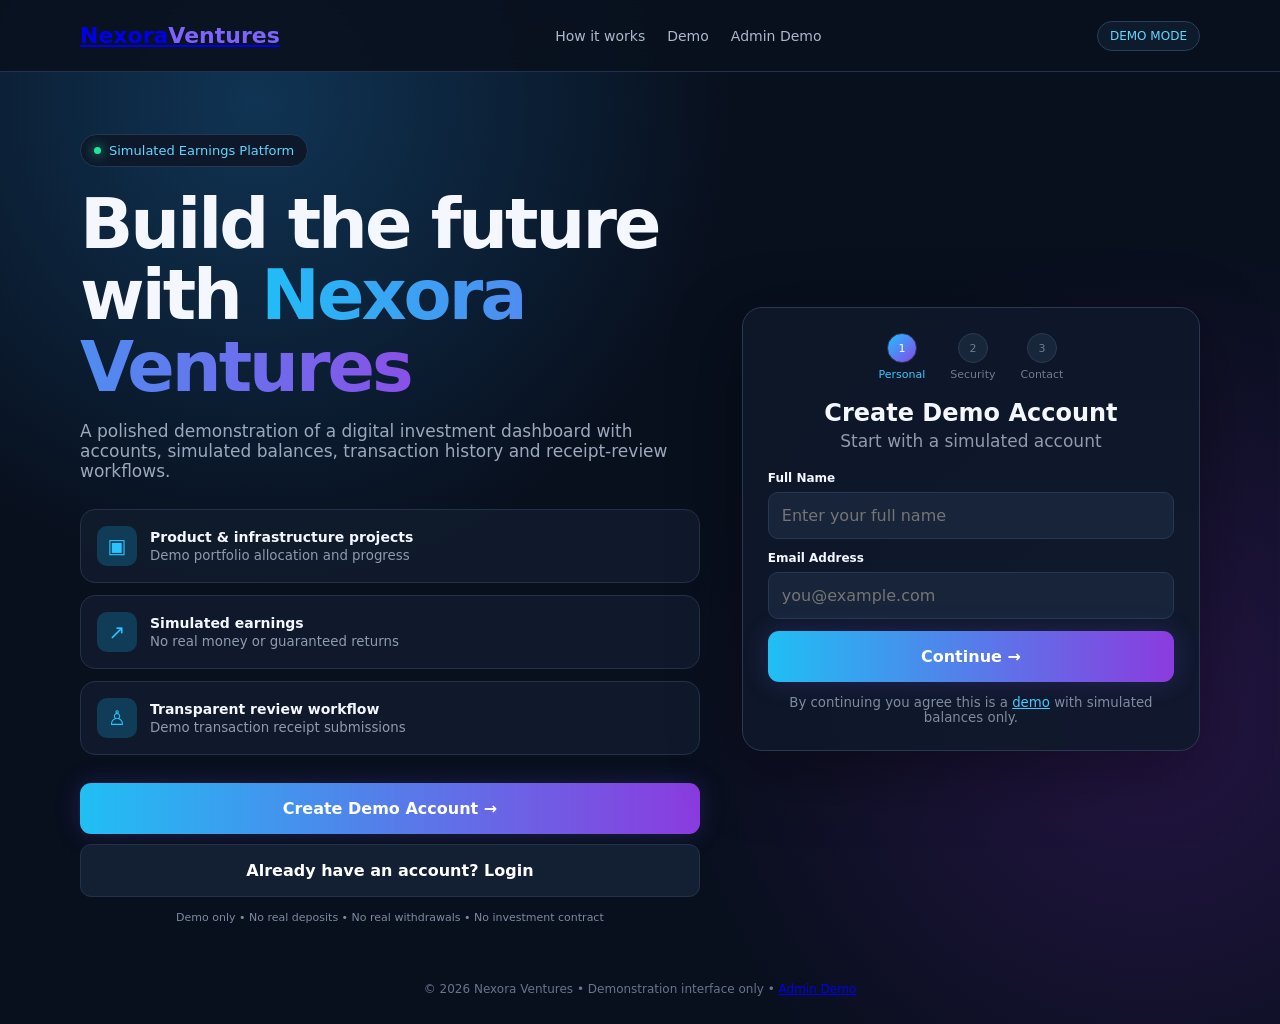
<file: index.html>
<!DOCTYPE html>
<html lang="en">
<head>
<meta charset="UTF-8"><meta name="viewport" content="width=device-width,initial-scale=1.0">
<meta name="description" content="Nexora Ventures demo investment dashboard — simulated balances and transactions for product demonstration.">
<title>Nexora Ventures — Demo Platform</title>
<style>
:root{--bg:#080f1d;--panel:#101b2d;--panel2:#142238;--line:#23324b;--muted:#8f9bb0;--text:#f5f7ff;--cyan:#20bfff;--purple:#8747e8;--green:#22e79a;--danger:#ff6680}
*{box-sizing:border-box}body{margin:0;font-family:Inter,system-ui,Arial;background:radial-gradient(circle at 20% 10%,#103454 0,transparent 35%),radial-gradient(circle at 90% 70%,#251544 0,transparent 35%),var(--bg);color:var(--text);min-height:100vh}button,input{font:inherit}button{cursor:pointer;border:0}.wrap{width:min(1120px,92%);margin:auto}.top{height:72px;border-bottom:1px solid var(--line);background:#09111ee8;backdrop-filter:blur(12px);position:sticky;top:0;z-index:10}.nav{height:100%;display:flex;align-items:center;justify-content:space-between}.brand{font-weight:900;font-size:22px}.brand span{color:#7e63ff}.navlinks{display:flex;gap:22px;color:#aeb8cb;font-size:14px}.navlinks a{color:inherit;text-decoration:none}.pill{border:1px solid #26405d;background:#0e1b2c;color:#63d5ff;border-radius:99px;padding:7px 12px;font-size:12px}.hero{padding:62px 0 30px}.hero-grid{display:grid;grid-template-columns:1.15fr .85fr;gap:42px;align-items:center}.badge{display:inline-flex;gap:8px;align-items:center;border:1px solid #263653;border-radius:99px;padding:8px 13px;color:#63d5ff;background:#0d192b;font-size:13px}.dot{width:7px;height:7px;border-radius:50%;background:var(--green);box-shadow:0 0 12px var(--green)}h1{font-size:clamp(43px,6vw,70px);line-height:1.02;letter-spacing:-3px;margin:22px 0 18px}.grad{background:linear-gradient(90deg,#21bdf7,#8950e8);-webkit-background-clip:text;background-clip:text;color:transparent}.hero p{color:#9ca8bb;font-size:17px;max-width:640px}.features{display:grid;gap:12px;margin:28px 0}.feature,.card{background:#101b2de6;border:1px solid var(--line);border-radius:15px}.feature{padding:16px;display:flex;gap:13px;align-items:center}.ico{width:40px;height:40px;border-radius:10px;display:grid;place-items:center;background:#113c57;color:#28c4ff;font-size:20px}.feature b{display:block;font-size:14px}.feature small{color:#8f9bb0}.btn{width:100%;padding:16px;border-radius:11px;font-weight:800;color:#fff;background:linear-gradient(90deg,#20bff4,#8b3bdf);box-shadow:0 0 25px #5a4bd044}.btn.alt{background:#131f33;border:1px solid var(--line);box-shadow:none;margin-top:10px}.demo-note{margin-top:14px;color:#7e8aa0;font-size:11px;text-align:center}.auth{padding:25px;border-radius:20px;background:#0e192bdb;border:1px solid #2a3852;box-shadow:0 20px 70px #0006}.auth h2{text-align:center;margin:5px 0 4px}.auth p{text-align:center;color:var(--muted);margin:0 0 20px}.steps{display:flex;justify-content:center;gap:25px;margin-bottom:18px}.step{font-size:11px;color:#6e7b90;text-align:center}.step.active{color:#36c8ff}.circle{width:30px;height:30px;border-radius:50%;margin:auto auto 5px;display:grid;place-items:center;background:#18263a;border:1px solid #2a3b56}.active .circle{background:linear-gradient(135deg,#20bfff,#8a47e8);color:#fff}.field{margin:12px 0}.field label{display:block;font-size:12px;font-weight:700;margin-bottom:7px}.field input{width:100%;padding:13px;border:1px solid #293852;border-radius:10px;background:#17243a;color:#fff;outline:0}.field input:focus{border-color:#39c8ff}.auth small{display:block;text-align:center;color:#7e8ba0;margin-top:13px}.auth a{color:#42cbff}.dashboard{display:none;padding:25px 0 70px}.dash-head{display:flex;justify-content:space-between;align-items:center;gap:15px;margin:15px 0 22px}.dash-head h2{margin:0}.logout{padding:9px 14px;border-radius:9px;background:#15233a;color:#dbe4f5;border:1px solid var(--line)}.stats{display:grid;grid-template-columns:repeat(4,1fr);gap:12px}.stat{padding:18px}.stat small{color:#8996aa}.stat strong{display:block;font-size:25px;margin-top:5px}.green{color:var(--green)}.purple{color:#a875ff}.dashgrid{display:grid;grid-template-columns:1.1fr .9fr;gap:15px;margin-top:15px}.card{padding:20px}.card h3{margin:0 0 15px}.bar{height:9px;background:#1a2a42;border-radius:99px;overflow:hidden}.bar i{display:block;height:100%;width:42%;background:linear-gradient(90deg,#20bfff,#8a47e8)}.deposit-form{display:grid;grid-template-columns:1fr 1fr;gap:12px}.deposit-form .full{grid-column:1/-1}.upload{border:1px dashed #38506f;padding:18px;border-radius:12px;color:#8e9aae;text-align:center}.notice{padding:11px 13px;border-radius:10px;background:#10233a;border:1px solid #24496b;color:#8fcff2;font-size:12px;margin-bottom:15px}.tx{display:flex;justify-content:space-between;padding:12px 0;border-bottom:1px solid #1e2b40;font-size:13px}.tx:last-child{border:0}.status{font-size:11px;padding:4px 8px;border-radius:99px;background:#183529;color:#63e7b2}.footer{text-align:center;color:#68758b;padding:28px 0;font-size:12px}.hidden{display:none!important}
@media(max-width:850px){.hero-grid,.dashgrid{grid-template-columns:1fr}.stats{grid-template-columns:1fr 1fr}.navlinks{display:none}}@media(max-width:520px){.stats,.deposit-form{grid-template-columns:1fr}.hero{padding-top:35px}h1{letter-spacing:-2px}}
</style></head>
<body>
<header class="top"><div class="wrap nav"><a class="brand" href="#">Nexora<span>Ventures</span></a><div class="navlinks"><a href="#how">How it works</a><a href="#demo">Demo</a><a href="admin.html">Admin Demo</a></div><span class="pill">DEMO MODE</span></div></header>
<main class="wrap">
<section class="hero" id="home"><div class="hero-grid"><div><span class="badge"><i class="dot"></i> Simulated Earnings Platform</span><h1>Build the future with <span class="grad">Nexora Ventures</span></h1><p>A polished demonstration of a digital investment dashboard with accounts, simulated balances, transaction history and receipt-review workflows.</p><div class="features"><div class="feature"><div class="ico">▣</div><div><b>Product & infrastructure projects</b><small>Demo portfolio allocation and progress</small></div></div><div class="feature"><div class="ico">↗</div><div><b>Simulated earnings</b><small>No real money or guaranteed returns</small></div></div><div class="feature"><div class="ico">♙</div><div><b>Transparent review workflow</b><small>Demo transaction receipt submissions</small></div></div></div><button class="btn" onclick="showAuth()">Create Demo Account →</button><button class="btn alt" onclick="showLogin()">Already have an account? Login</button><div class="demo-note">Demo only • No real deposits • No real withdrawals • No investment contract</div></div>
<div class="auth" id="auth"><div class="steps"><div class="step active"><div class="circle">1</div>Personal</div><div class="step"><div class="circle">2</div>Security</div><div class="step"><div class="circle">3</div>Contact</div></div><h2 id="authTitle">Create Demo Account</h2><p id="authSub">Start with a simulated account</p><div id="signupFields"><div class="field"><label>Full Name</label><input id="name" placeholder="Enter your full name"></div><div class="field"><label>Email Address</label><input id="email" type="email" placeholder="you@example.com"></div><button class="btn" onclick="signup()">Continue →</button></div><div id="loginFields" class="hidden"><div class="field"><label>Email Address</label><input id="loginEmail" type="email" placeholder="you@example.com"></div><div class="field"><label>Password</label><input id="loginPass" type="password" placeholder="Demo password"></div><button class="btn" onclick="login()">Login →</button></div><small>By continuing you agree this is a <a href="#">demo</a> with simulated balances only.</small></div></div></section>
<section class="dashboard" id="demo"><div class="dash-head"><div><h2>Welcome, <span id="userName">Demo User</span> 👋</h2><span style="color:#8996aa;font-size:13px">Your simulated account overview</span></div><button class="logout" onclick="logout()">Log out</button></div><div class="notice">⚠️ Demo environment: all balances, earnings and transactions are simulated in your browser. No real funds are accepted.</div><div class="stats"><div class="card stat"><small>Demo Balance</small><strong id="balance">$0.00</strong></div><div class="card stat"><small>Simulated Earnings</small><strong class="green">$0.00</strong></div><div class="card stat"><small>Demo Deposits</small><strong id="deposits">$0.00</strong></div><div class="card stat"><small>Portfolio Progress</small><strong class="purple">42%</strong></div></div><div class="dashgrid"><div class="card"><h3>Demo Deposit Submission</h3><div class="notice">For demonstration only. Uploading a file does not move or verify real money.</div><div class="deposit-form"><div class="field"><label>Demo Amount</label><input id="amount" type="number" min="1" placeholder="100"></div><div class="field"><label>Reference</label><input id="reference" placeholder="DEMO-12345"></div><div class="field full"><label>Receipt Screenshot</label><div class="upload"><input id="receipt" type="file" accept="image/*"><br><small>Image is stored locally for this demo</small></div></div><div class="full"><button class="btn" onclick="submitDeposit()">Submit Demo Receipt</button></div></div></div><div class="card"><h3>Recent Transactions</h3><div id="txList"><div class="tx"><span>Account created</span><span class="status">Demo</span></div></div></div></div></section>
</main><footer class="wrap footer">© 2026 Nexora Ventures • Demonstration interface only • <a href="admin.html">Admin Demo</a></footer>
<script>
const $=id=>document.getElementById(id);let user=JSON.parse(localStorage.getItem('nexoraDemoUser')||'null');
function showAuth(){ $('authTitle').textContent='Create Demo Account';$('authSub').textContent='Start with a simulated account';$('signupFields').classList.remove('hidden');$('loginFields').classList.add('hidden');}
function showLogin(){ $('authTitle').textContent='Login to Demo';$('authSub').textContent='Use your demo account';$('signupFields').classList.add('hidden');$('loginFields').classList.remove('hidden');}
function signup(){let name=$('name').value.trim(),email=$('email').value.trim();if(!name||!email)return alert('Enter your name and email.');user={name,email,balance:0,deposits:0,transactions:[{label:'Account created',status:'Demo'}]};localStorage.setItem('nexoraDemoUser',JSON.stringify(user));openDashboard();}
function login(){let email=$('loginEmail').value.trim();let saved=JSON.parse(localStorage.getItem('nexoraDemoUser')||'null');if(!saved||saved.email!==email)return alert('Demo account not found. Create one first.');user=saved;openDashboard();}
function openDashboard(){ $('auth').classList.add('hidden');$('demo').style.display='block';$('userName').textContent=user.name;render();window.scrollTo({top:$('demo').offsetTop-70,behavior:'smooth'});}
function render(){ $('balance').textContent='$'+Number(user.balance||0).toFixed(2);$('deposits').textContent='$'+Number(user.deposits||0).toFixed(2);$('txList').innerHTML=(user.transactions||[]).slice().reverse().map(t=>`<div class="tx"><span>${escapeHtml(t.label)}</span><span class="status">${escapeHtml(t.status)}</span></div>`).join('');}
function submitDeposit(){let amount=Number($('amount').value),ref=$('reference').value.trim(),file=$('receipt').files[0];if(!amount||amount<=0||!ref||!file)return alert('For the demo, enter an amount, reference and upload an image.');user.deposits=(user.deposits||0)+amount;user.transactions=user.transactions||[];user.transactions.push({label:'Demo receipt: '+ref+' • $'+amount.toFixed(2),status:'Pending'});localStorage.setItem('nexoraDemoUser',JSON.stringify(user));$('amount').value='';$('reference').value='';$('receipt').value='';render();alert('Demo receipt submitted. No real payment was made.');}
function logout(){localStorage.removeItem('nexoraDemoSession');location.reload();}function escapeHtml(s){return String(s).replace(/[&<>'"]/g,c=>({'&':'&amp;','<':'&lt;','>':'&gt;',"'":'&#39;','"':'&quot;'}[c]));}
if(user)openDashboard();
</script></body></html>
</file>
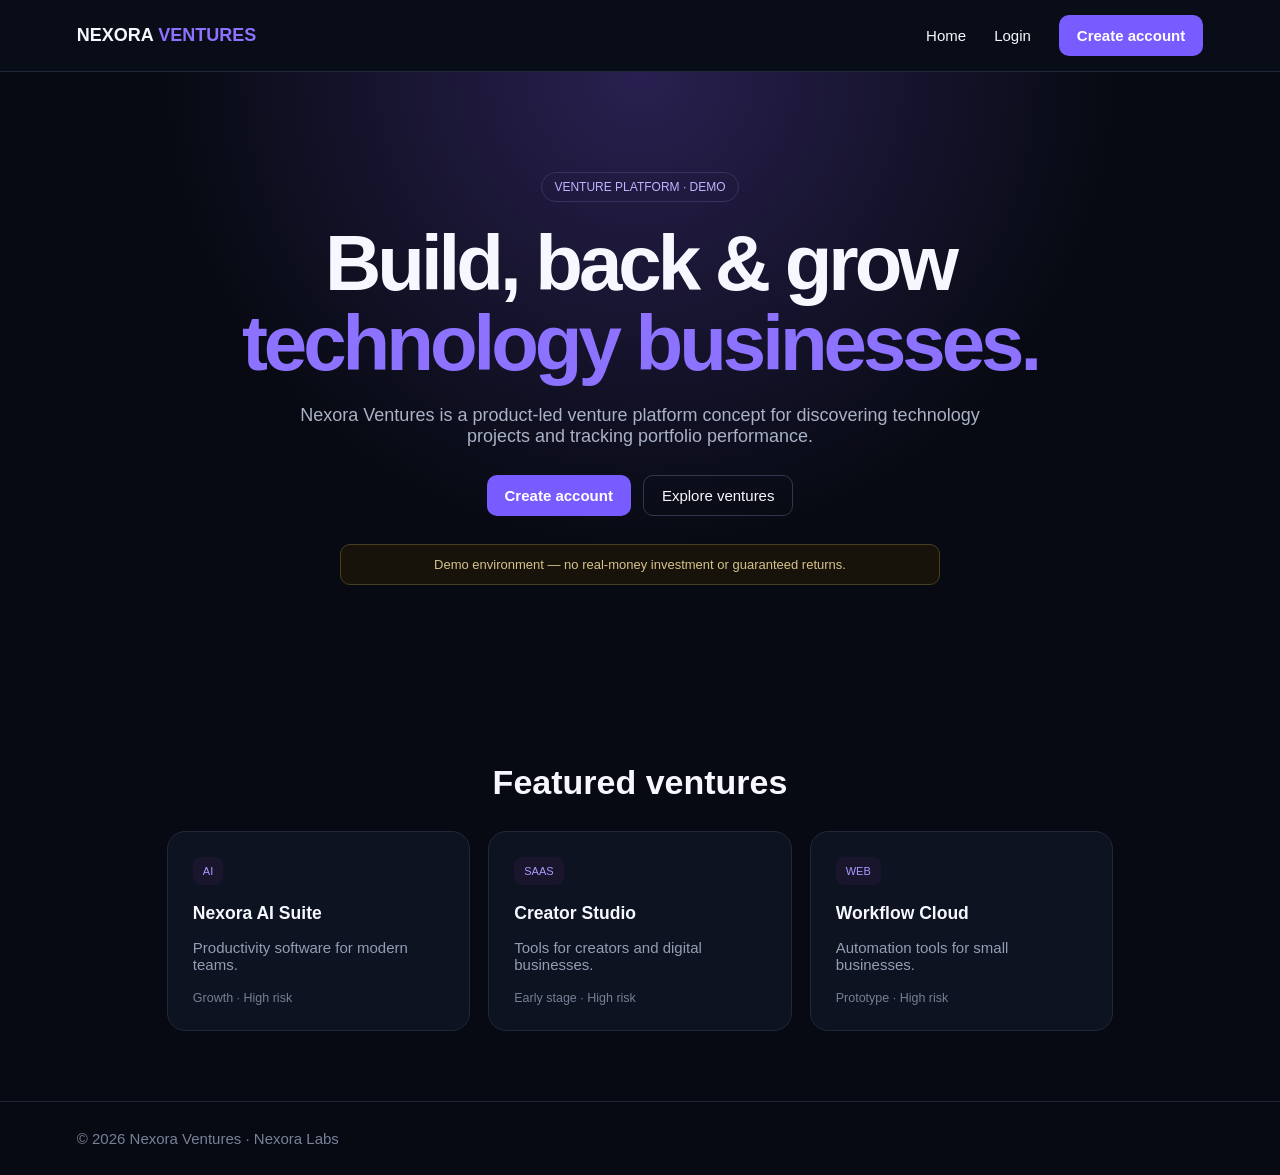
<file: app/index.html>
<!doctype html><html><head><meta charset="utf-8"><meta name="viewport" content="width=device-width,initial-scale=1"><title>Nexora Ventures</title><link rel="stylesheet" href="../assets/app.css"></head><body><nav><b>NEXORA <span>VENTURES</span></b><a href="../index.html">Home</a><a href="login.html">Login</a><a class="btn" href="register.html">Create account</a></nav><main class="hero"><div class="pill">VENTURE PLATFORM · DEMO</div><h1>Build, back &amp; grow<br><em>technology businesses.</em></h1><p>Nexora Ventures is a product-led venture platform concept for discovering technology projects and tracking portfolio performance.</p><div><a class="btn" href="register.html">Create account</a><a class="ghost" href="#ventures">Explore ventures</a></div><div class="notice">Demo environment — no real-money investment or guaranteed returns.</div></main><section id="ventures" class="wrap"><h2>Featured ventures</h2><div class="cards"><article><i>AI</i><h3>Nexora AI Suite</h3><p>Productivity software for modern teams.</p><small>Growth · High risk</small></article><article><i>SAAS</i><h3>Creator Studio</h3><p>Tools for creators and digital businesses.</p><small>Early stage · High risk</small></article><article><i>WEB</i><h3>Workflow Cloud</h3><p>Automation tools for small businesses.</p><small>Prototype · High risk</small></article></div></section><footer>© 2026 Nexora Ventures · <a href="../index.html">Nexora Labs</a></footer></body></html>
</file>
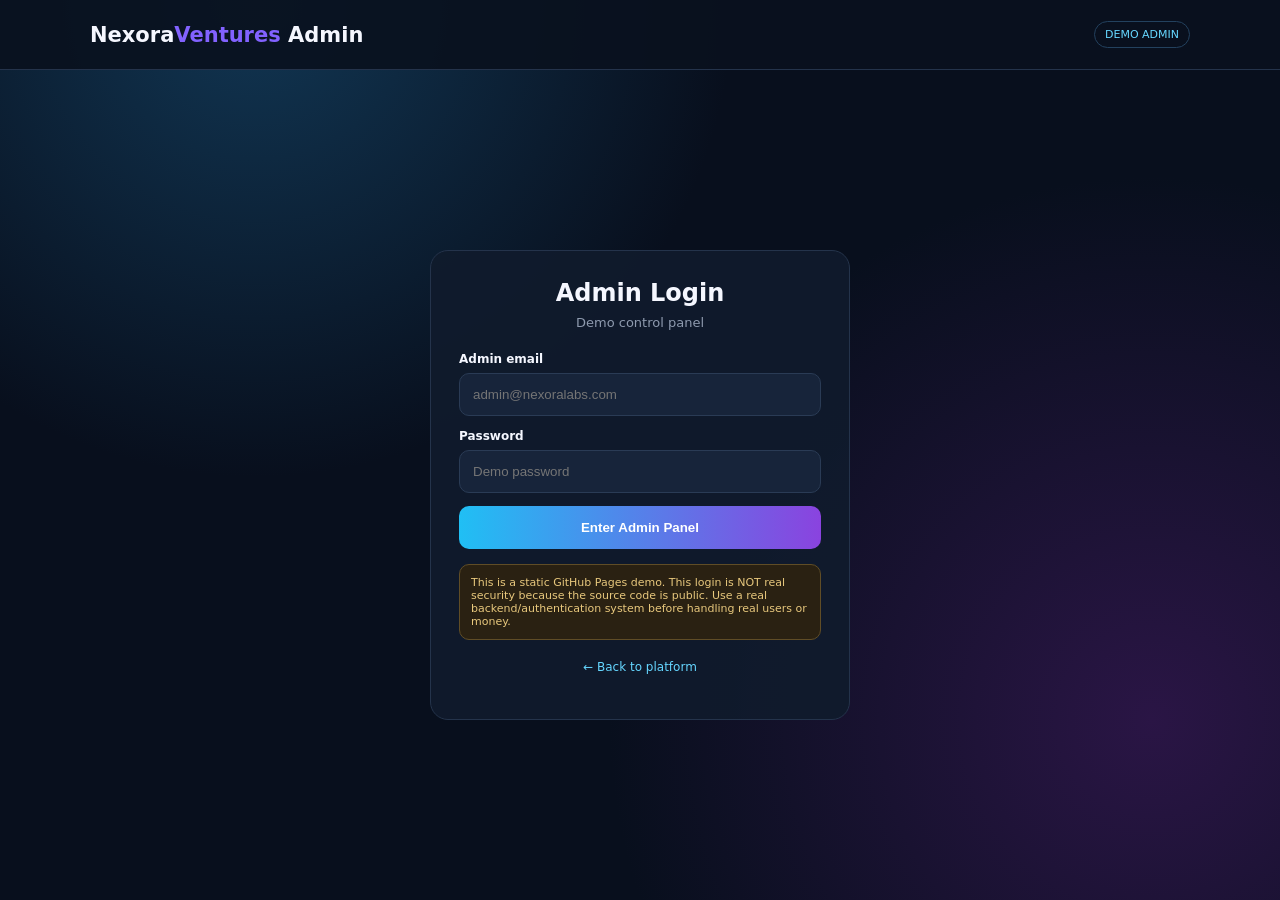
<file: admin.html>
<!DOCTYPE html><html lang="en"><head><meta charset="UTF-8"><meta name="viewport" content="width=device-width,initial-scale=1.0"><title>Nexora Ventures — Admin Demo</title><style>:root{--bg:#080f1d;--panel:#101b2d;--line:#24334b;--text:#f5f7ff;--muted:#8e9aae;--cyan:#20bfff;--purple:#8747e8;--green:#23e69a;--red:#ff667f}*{box-sizing:border-box}body{margin:0;font-family:Inter,system-ui,Arial;background:radial-gradient(circle at 20% 0,#113653,transparent 35%),radial-gradient(circle at 90% 80%,#2a1545,transparent 40%),var(--bg);color:var(--text)}.wrap{width:min(1100px,92%);margin:auto}.top{height:70px;border-bottom:1px solid var(--line);background:#09111ee8;display:flex;align-items:center}.nav{display:flex;justify-content:space-between;align-items:center}.brand{font-weight:900;font-size:21px}.brand span{color:#8262ff}.tag{font-size:11px;color:#66d7ff;border:1px solid #23415e;border-radius:99px;padding:6px 10px}.login{min-height:calc(100vh - 70px);display:grid;place-items:center}.box,.card{background:#101b2de8;border:1px solid var(--line);border-radius:18px}.box{width:min(420px,100%);padding:28px}.box h1{text-align:center;margin:0 0 8px}.sub{text-align:center;color:var(--muted);font-size:13px;margin-bottom:22px}.field{margin:13px 0}.field label{display:block;font-size:12px;font-weight:700;margin-bottom:7px}.field input{width:100%;padding:13px;background:#17243a;border:1px solid #2a3b55;color:#fff;border-radius:10px;outline:0}.btn{width:100%;padding:14px;border:0;border-radius:10px;background:linear-gradient(90deg,#20bff4,#8a43df);color:white;font-weight:800;cursor:pointer}.warning{margin-top:15px;padding:11px;border:1px solid #604d26;background:#2a2112;color:#e8c87d;border-radius:10px;font-size:11px}.dashboard{display:none;padding:30px 0 70px}.head{display:flex;justify-content:space-between;align-items:center;margin-bottom:22px}.head h1{margin:0}.logout{background:#17243a;color:#fff;border:1px solid var(--line);padding:9px 13px;border-radius:9px}.stats{display:grid;grid-template-columns:repeat(4,1fr);gap:12px}.card{padding:19px}.stat small{color:var(--muted)}.stat strong{display:block;font-size:25px;margin-top:5px}.green{color:var(--green)}.cyan{color:var(--cyan)}.purple{color:#a879ff}.grid{display:grid;grid-template-columns:1.1fr .9fr;gap:15px;margin-top:15px}.card h3{margin-top:0}.table{width:100%;border-collapse:collapse;font-size:13px}.table th,.table td{text-align:left;padding:12px 8px;border-bottom:1px solid #1e2b40}.table th{color:#8d9ab0;font-size:11px}.status{padding:4px 8px;border-radius:99px;font-size:10px}.pending{background:#3b3218;color:#e9cb77}.approved{background:#12372b;color:#61e6ad}.rejected{background:#3b1822;color:#ff8294}.actions button{padding:6px 9px;border-radius:7px;border:1px solid var(--line);background:#17243a;color:#fff;margin-right:4px;font-size:11px}.actions .ok{background:#12372b}.actions .no{background:#3b1822}.empty{color:var(--muted);font-size:13px}.back{color:#65d6ff;text-decoration:none;font-size:12px}@media(max-width:800px){.stats,.grid{grid-template-columns:1fr 1fr}}@media(max-width:520px){.stats,.grid{grid-template-columns:1fr}.head{align-items:flex-start;gap:10px;flex-direction:column}}</style></head><body><header class="top"><div class="wrap nav"><div class="brand">Nexora<span>Ventures</span> Admin</div><span class="tag">DEMO ADMIN</span></div></header><main class="wrap"><section class="login" id="login"><div class="box"><h1>Admin Login</h1><div class="sub">Demo control panel</div><div class="field"><label>Admin email</label><input id="email" type="email" placeholder="admin@nexoralabs.com"></div><div class="field"><label>Password</label><input id="pass" type="password" placeholder="Demo password"></div><button class="btn" onclick="enter()">Enter Admin Panel</button><div class="warning">This is a static GitHub Pages demo. This login is NOT real security because the source code is public. Use a real backend/authentication system before handling real users or money.</div><p style="text-align:center"><a class="back" href="index.html">← Back to platform</a></p></div></section><section class="dashboard" id="dashboard"><div class="head"><div><h1>Admin Dashboard</h1><div style="color:#8d99ad;font-size:13px">Demo users and simulated receipt submissions</div></div><button class="logout" onclick="location.reload()">Lock Panel</button></div><div class="stats"><div class="card stat"><small>Total demo users</small><strong id="users">0</strong></div><div class="card stat"><small>Pending reviews</small><strong class="cyan" id="pending">0</strong></div><div class="card stat"><small>Demo deposits</small><strong class="green" id="deposits">$0.00</strong></div><div class="card stat"><small>Demo earnings</small><strong class="purple">$0.00</strong></div></div><div class="grid"><div class="card"><h3>Receipt Reviews</h3><div id="reviews" class="empty">No demo submissions on this browser yet.</div></div><div class="card"><h3>Platform Notes</h3><p style="color:#929eb1;font-size:13px;line-height:1.7">This panel is intentionally a front-end demonstration. Browser localStorage is used only to show how an approval workflow could look. A production platform needs a private server, database, authentication, audit logs and a compliant payment/investment architecture.</p><p><a class="back" href="index.html">Open user dashboard →</a></p></div></div></section></main><script>const ADMIN_EMAIL='admin@nexoralabs.com',ADMIN_PASSWORD='NexoraDemo!2026';function enter(){if(document.getElementById('email').value===ADMIN_EMAIL&&document.getElementById('pass').value===ADMIN_PASSWORD){document.getElementById('login').style.display='none';document.getElementById('dashboard').style.display='block';load()}else alert('Demo credentials are incorrect.');}function load(){let u=JSON.parse(localStorage.getItem('nexoraDemoUser')||'null');document.getElementById('users').textContent=u?1:0;let tx=(u&&u.transactions)||[];let pending=tx.filter(x=>x.status==='Pending');document.getElementById('pending').textContent=pending.length;document.getElementById('deposits').textContent='$'+Number((u&&u.deposits)||0).toFixed(2);if(!pending.length)return;document.getElementById('reviews').innerHTML=pending.map((x,i)=>`<div style="border-bottom:1px solid #1e2b40;padding:12px 0"><div style="font-size:13px">${esc(x.label)}</div><div style="color:#7f8ca1;font-size:11px;margin:5px 0">${esc(u.name)} • ${esc(u.email)}</div><span class="status pending">Pending</span> <span class="actions"><button class="ok" onclick="review(${i},'Approved')">Approve</button><button class="no" onclick="review(${i},'Rejected')">Reject</button></span></div>`).join('')}function review(i,status){let u=JSON.parse(localStorage.getItem('nexoraDemoUser'));let idx=u.transactions.map((x,n)=>x.status==='Pending'?n:-1).filter(n=>n>-1)[i];if(idx!==undefined){u.transactions[idx].status=status;localStorage.setItem('nexoraDemoUser',JSON.stringify(u));load()}}function esc(s){return String(s).replace(/[&<>'"]/g,c=>({'&':'&amp;','<':'&lt;','>':'&gt;',"'":'&#39;','"':'&quot;'}[c]))}</script></body></html>
</file>
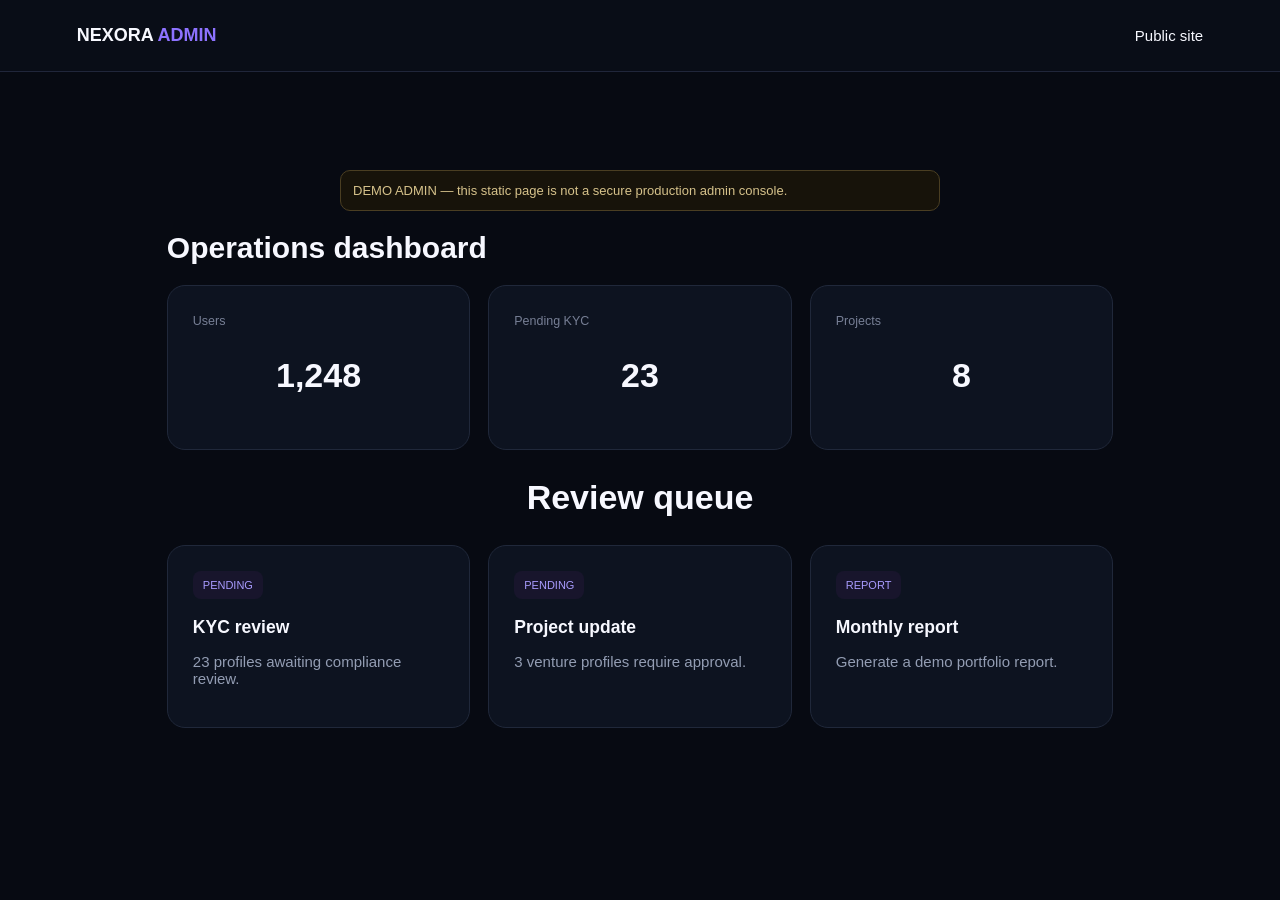
<file: app/admin.html>
<!doctype html><html><head><meta charset="utf-8"><meta name="viewport" content="width=device-width,initial-scale=1"><title>Admin · Nexora</title><link rel="stylesheet" href="../assets/app.css"></head><body><nav><b>NEXORA <span>ADMIN</span></b><a href="index.html">Public site</a></nav><main class="wrap"><div class="notice">DEMO ADMIN — this static page is not a secure production admin console.</div><h1>Operations dashboard</h1><div class="cards"><article><small>Users</small><h2>1,248</h2></article><article><small>Pending KYC</small><h2>23</h2></article><article><small>Projects</small><h2>8</h2></article></div><h2>Review queue</h2><div class="cards"><article><i>PENDING</i><h3>KYC review</h3><p>23 profiles awaiting compliance review.</p></article><article><i>PENDING</i><h3>Project update</h3><p>3 venture profiles require approval.</p></article><article><i>REPORT</i><h3>Monthly report</h3><p>Generate a demo portfolio report.</p></article></div></main></body></html>
</file>
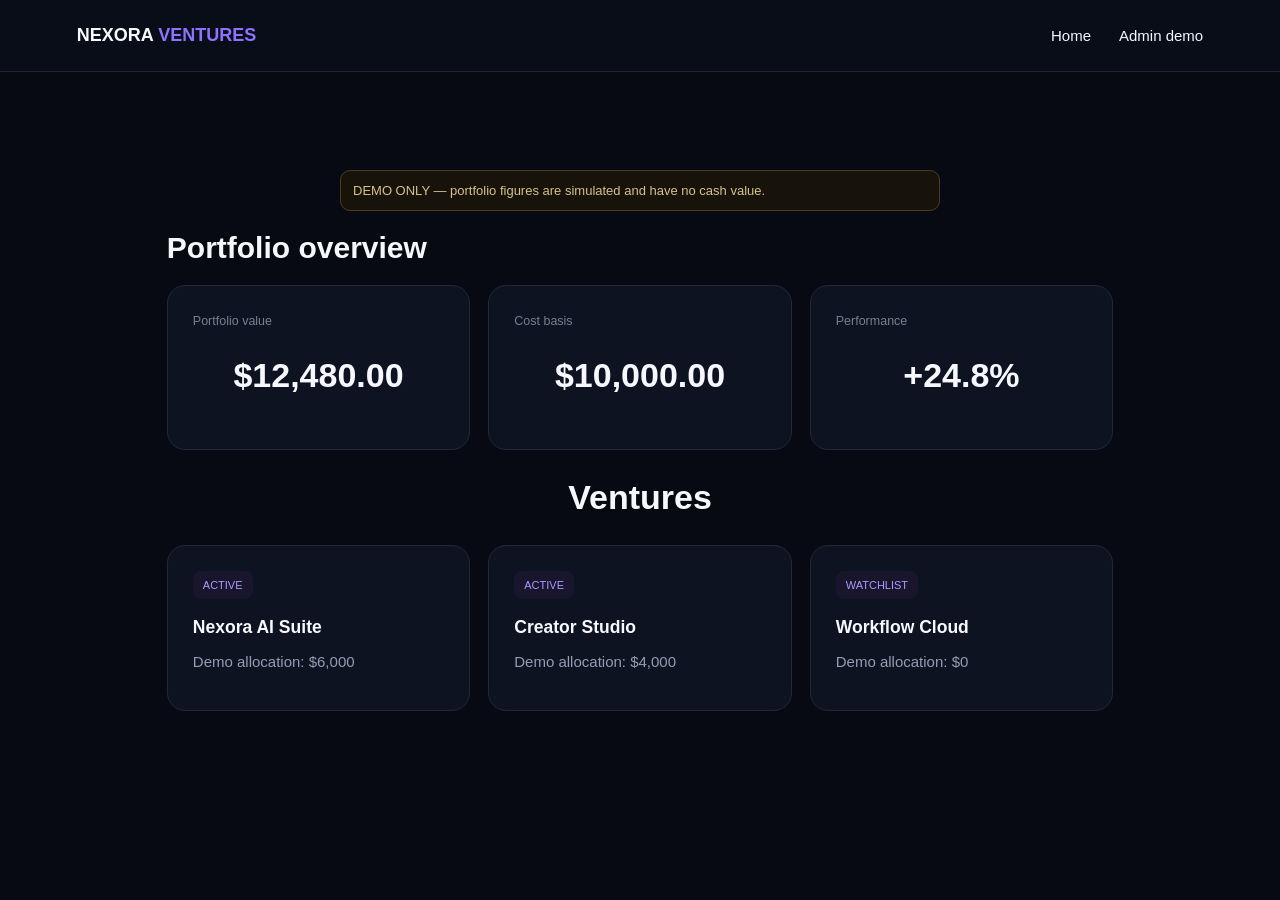
<file: app/dashboard.html>
<!doctype html><html><head><meta charset="utf-8"><meta name="viewport" content="width=device-width,initial-scale=1"><title>Dashboard · Nexora</title><link rel="stylesheet" href="../assets/app.css"></head><body><nav><b>NEXORA <span>VENTURES</span></b><a href="index.html">Home</a><a href="admin.html">Admin demo</a></nav><main class="wrap"><div class="notice">DEMO ONLY — portfolio figures are simulated and have no cash value.</div><h1>Portfolio overview</h1><div class="cards"><article><small>Portfolio value</small><h2>$12,480.00</h2></article><article><small>Cost basis</small><h2>$10,000.00</h2></article><article><small>Performance</small><h2>+24.8%</h2></article></div><h2>Ventures</h2><div class="cards"><article><i>ACTIVE</i><h3>Nexora AI Suite</h3><p>Demo allocation: $6,000</p></article><article><i>ACTIVE</i><h3>Creator Studio</h3><p>Demo allocation: $4,000</p></article><article><i>WATCHLIST</i><h3>Workflow Cloud</h3><p>Demo allocation: $0</p></article></div></main></body></html>
</file>
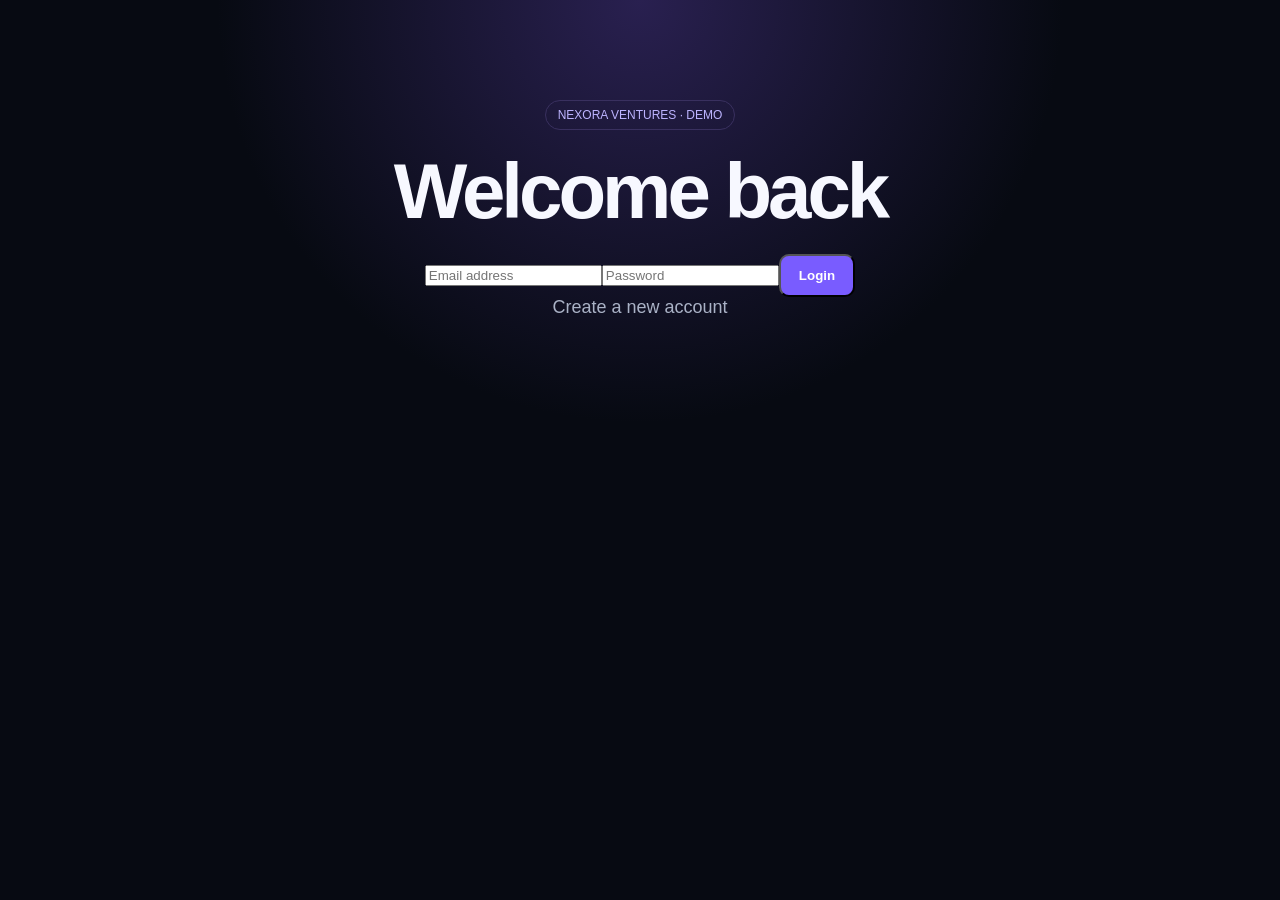
<file: app/login.html>
<!doctype html><html><head><meta charset="utf-8"><meta name="viewport" content="width=device-width,initial-scale=1"><title>Login · Nexora</title><link rel="stylesheet" href="../assets/app.css"></head><body><main class="hero"><div class="pill">NEXORA VENTURES · DEMO</div><h1>Welcome back</h1><form class="panel" onsubmit="event.preventDefault();location.href='dashboard.html'"><input required type="email" placeholder="Email address"><input required type="password" placeholder="Password"><button class="btn">Login</button></form><p><a href="register.html">Create a new account</a></p></main></body></html>
</file>
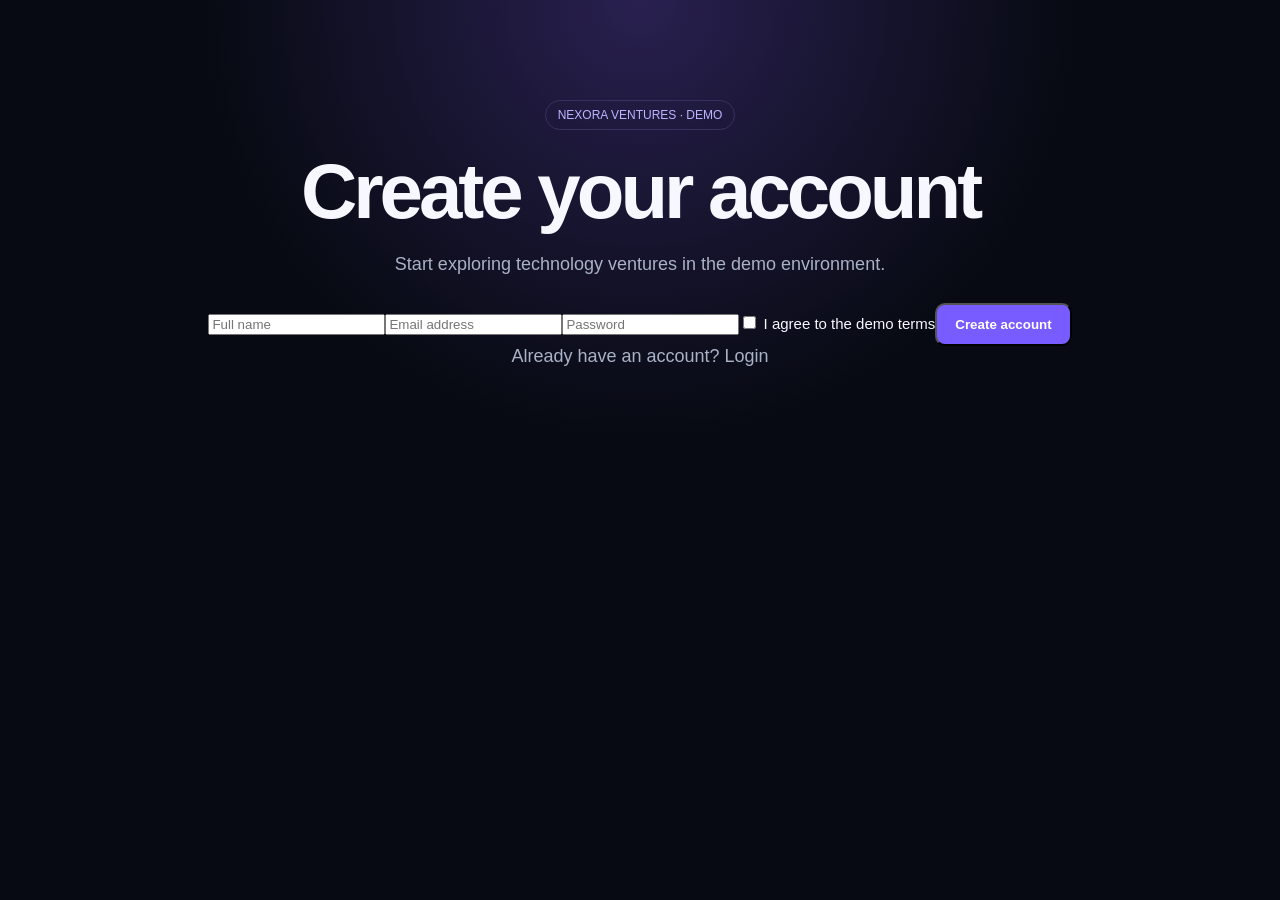
<file: app/register.html>
<!doctype html><html><head><meta charset="utf-8"><meta name="viewport" content="width=device-width,initial-scale=1"><title>Create Account · Nexora</title><link rel="stylesheet" href="../assets/app.css"></head><body><main class="hero"><div class="pill">NEXORA VENTURES · DEMO</div><h1>Create your account</h1><p>Start exploring technology ventures in the demo environment.</p><form class="panel" onsubmit="event.preventDefault();location.href='dashboard.html'"><input required placeholder="Full name"><input required type="email" placeholder="Email address"><input required type="password" placeholder="Password"><label><input required type="checkbox"> I agree to the demo terms</label><button class="btn">Create account</button></form><p><a href="login.html">Already have an account? Login</a></p></main></body></html>
</file>
<file: assets/app.css>
*{box-sizing:border-box}body{margin:0;background:#070a12;color:#f7f8ff;font:15px Inter,Arial,sans-serif}a{color:inherit;text-decoration:none}nav{height:72px;padding:0 6%;display:flex;align-items:center;gap:28px;border-bottom:1px solid #20263a;background:#090d17}nav b{margin-right:auto;font-size:18px}nav b span,em{color:#8d72ff;font-style:normal}.btn{display:inline-block;padding:12px 18px;border-radius:10px;background:#795cff;color:#fff;font-weight:700}.ghost{display:inline-block;margin-left:12px;padding:11px 18px;border:1px solid #30384e;border-radius:10px}.hero{text-align:center;padding:100px 7% 80px;background:radial-gradient(circle at 50% 0,#292050,transparent 55%)}.pill{display:inline-block;padding:7px 12px;border:1px solid #39305f;border-radius:99px;color:#bdb4ff;font-size:12px}.hero h1{font-size:clamp(44px,7vw,78px);line-height:1.02;letter-spacing:-4px;margin:22px 0}.hero p{max-width:680px;margin:0 auto 28px;color:#aab2c6;font-size:18px}.notice{margin:28px auto 0;max-width:600px;padding:12px;border:1px solid #4a3e22;border-radius:10px;color:#d6c28b;background:#17130a;font-size:13px}.wrap{max-width:1100px;margin:auto;padding:70px 6%}.wrap h2{text-align:center;font-size:34px}.cards{display:grid;grid-template-columns:repeat(3,1fr);gap:18px}.cards article{background:#0d1320;border:1px solid #20283a;border-radius:18px;padding:25px}.cards i{display:inline-block;padding:8px 10px;border-radius:8px;background:#18152c;color:#a99cff;font-style:normal;font-size:11px}.cards h3{margin:18px 0 8px}.cards p{color:#939db3}.cards small{color:#777f95}footer{padding:28px 6%;border-top:1px solid #20263a;color:#788198}@media(max-width:700px){nav a:not(.btn){display:none}.cards{grid-template-columns:1fr}.hero h1{letter-spacing:-2px}}
</file>
